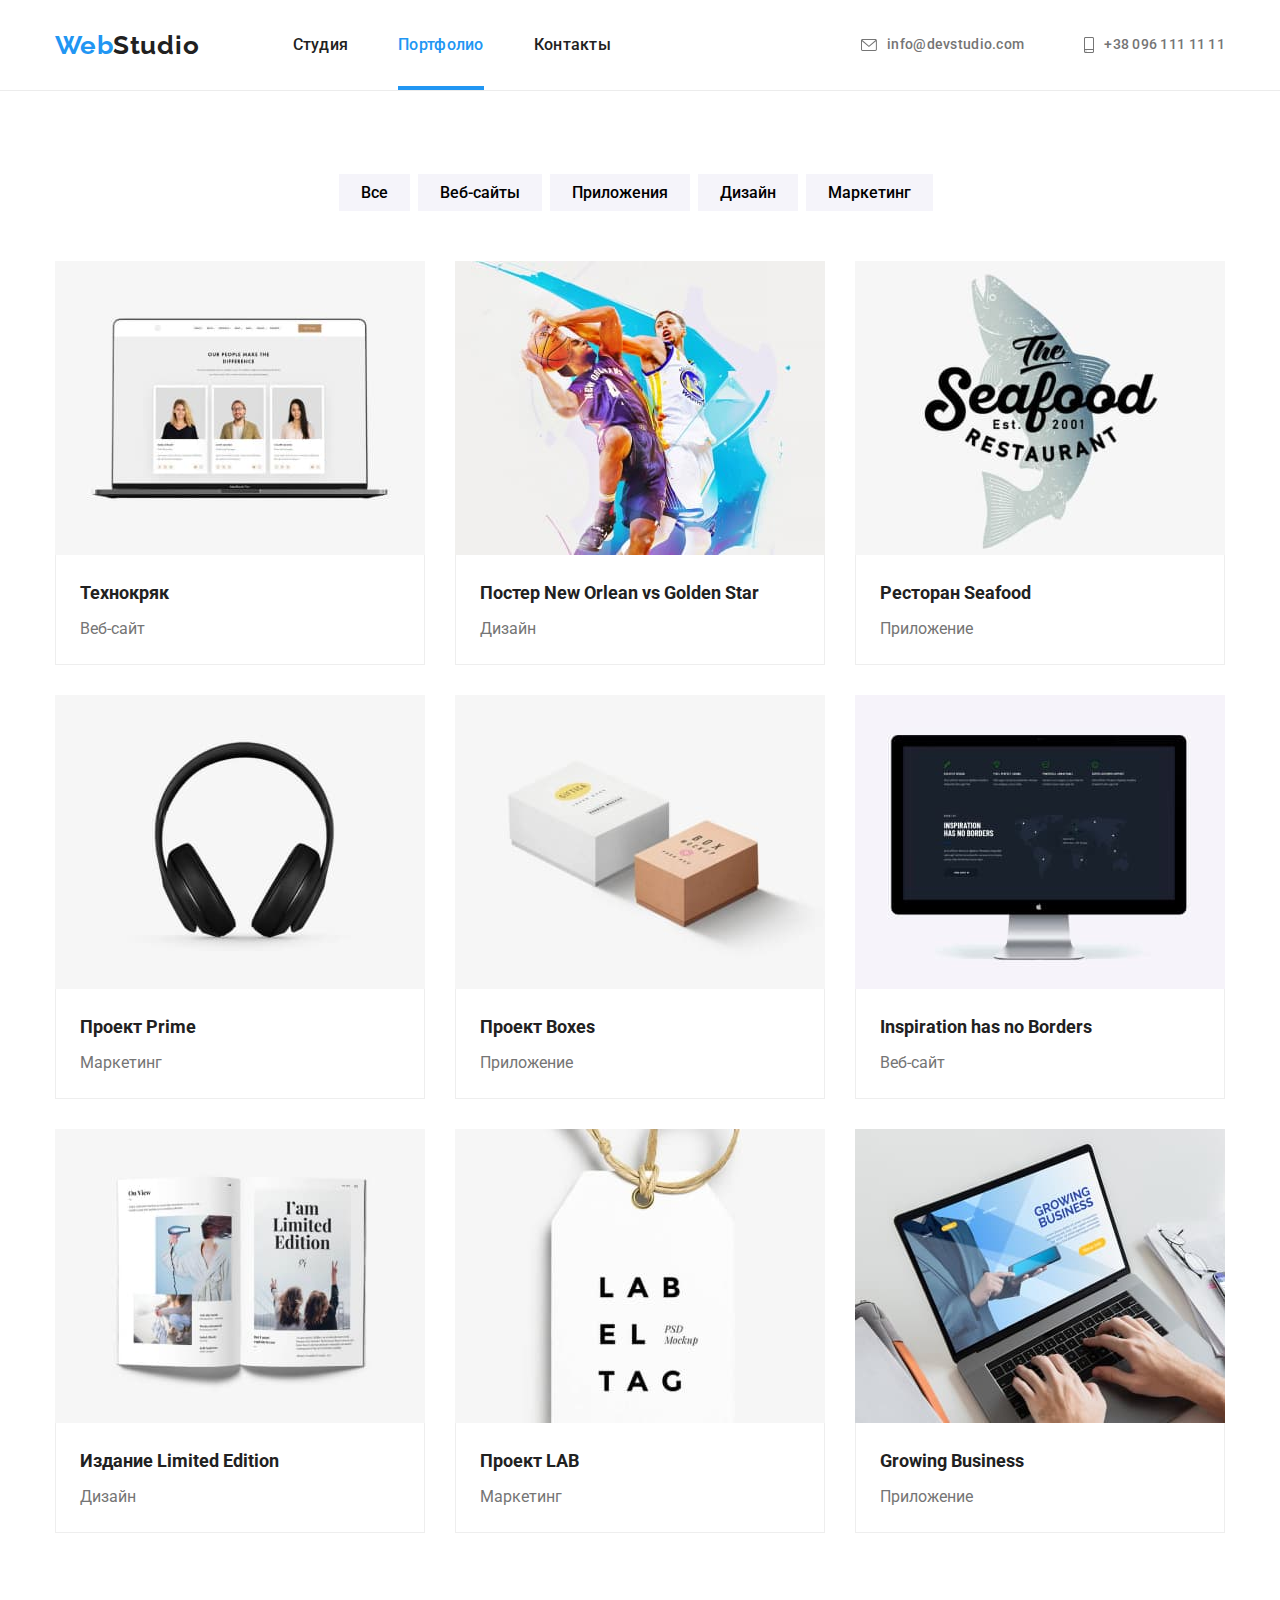
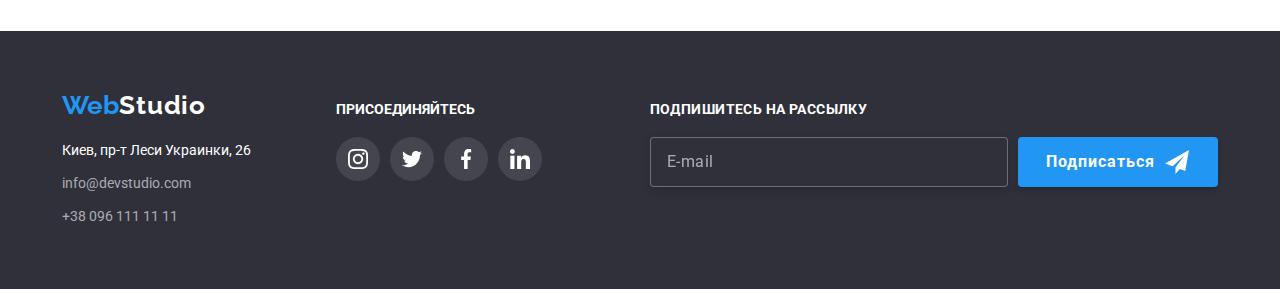
<file: portfolio.html>
<!DOCTYPE html>
<html lang="ru">

<head>
    <meta charset="UTF-8">
    <meta http-equiv="X-UA-Compatible" content="IE=edge">
    <meta name="viewport" content="width=device-width, initial-scale=1.0">
    <title>WebStudio</title>

    <link rel="preconnect" href="https://fonts.googleapis.com">
    <link rel="preconnect" href="https://fonts.gstatic.com" crossorigin>
    <link rel="stylesheet"
        href="https://cdnjs.cloudflare.com/ajax/libs/modern-normalize/1.0.0/modern-normalize.min.css" />
    <link href="https://fonts.googleapis.com/css2?family=Roboto:wght@400;500;700;900&display=swap" rel="stylesheet">
    <link rel="stylesheet" href="https://fonts.googleapis.com/css2?family=Raleway:wght@700&display=swap">

    <link rel="stylesheet" href="./css/main.css">
</head>

<body>
    <header class="header">
        <div class="container">
           <nav class="header__nav-nav">
              <a class="logo header__logo" href="./index.html">
                 <p class="logo-blue">Web<span>Studio</span></p>
              </a>
              <ul class="menu-list list">
                 <li class="menu-list__item">
                    <a class="menu-list__link " href="./index.html">Студия</a>
                 </li>
                 <li class="menu-list__item">
                    <a class="menu-list__link active" href="./portfolio.html">Портфолио</a>
                 </li>
                 <li class="menu-list__item">
                    <a class="menu-list__link" href="">Контакты</a>
                 </li>
              </ul>
           </nav>
           <ul class="contact">
              <li class="contact__item">
                 <a href="mailto:info@devstudio.com" class="contact-elem__link">
                    <svg class="contact__icon" width="16" height="12">
                       <use href="./images/icons.svg/symbol-defs.svg#icon-mail"></use>
                    </svg>
                    info@devstudio.com
                 </a>
              </li>
              <li class="contact__item">
                 <a href="tel:+380961111111" class="contact-elem__link">
                    <svg class="contact__icon" width="10" height="16">
                       <use href="./images/icons.svg/symbol-defs.svg#icon-smartphone"></use>
                    </svg>
                    +38 096 111 11 11
                 </a>
              </li>
           </ul>
           <button type="button" id="" name="" class="header__menu-btr" data-modal-open2>
              <svg width="24" height="16" class="menu__btr" viewBox="0 0 24 16"  xmlns="http://www.w3.org/2000/svg">
                 <path  clip-rule="evenodd" d="M0 2.66667V0H24V2.66667H0ZM0 9.33333H24V6.66667H0V9.33333ZM0 16H24V13.3333H0V16Z" />
                 </svg>
           </button>
        </div>
  
     </header>
    
    <main>
        <section class="portfolio">
            <div class="container">
                <ul class="button-list">
                    <li class="button-item">
                        <button class="button" type="button">Все</button>
                    </li>
                    <li class="button-item">
                        <button class="button" type="button">Веб-сайты</button>
                    </li>
                    <li class="button-item">
                        <button class="button" type="button">Приложения</button>
                    </li>
                    <li class="button-item">
                        <button class="button" type="button">Дизайн</button>
                    </li>
                    <li class="button-item">
                        <button class="button" type="button">Маркетинг</button>
                    </li>
                </ul>
                <ul class="slider__list">
                    <li class="slider-item">
                        <div class="slider__wrap">
                            <a class="slider__preview" href="">
                                <img src="./images/imgporto1.jpg" alt="Веб-сфйе" />
                                <p class="slider-text">Ресурс предлагает комплексные предложения с разным уровнем
                                    функционала и сервисов. Все
                                    это позволит посетителю получить
                                    исчерпывающие сведения о компании или частном лице.</p>
                        </div>
                        <div class="all-img">
                            <h2 class="slider__item-tittel">Технокряк</h2>
                            <P class="slider__item-text">Веб-сайт</P>
                        </div>
                        </a>
                    </li>
                    <li class="slider-item">
                        <div class="slider__wrap">
                            <a class="slider__preview" href="">
                                <img src="./images/imgporto2.jpg" alt="Дизайн" />
                                <p class="slider-text">Ресурс предлагает комплексные предложения с разным уровнем
                                    функционала и сервисов. Все
                                    это позволит посетителю получить
                                    исчерпывающие сведения о компании или частном лице.</p>
                        </div>
                        <div class="all-img">
                            <h2 class="slider__item-tittel">Постер New Orlean vs Golden Star</h2>
                            <P class="slider__item-text">Дизайн</P>
                        </div>
                        </a>

                    </li>
                    <li class="slider-item">
                        <div class="slider__wrap">
                            <a class="slider__preview" href="">
                                <img src="./images/imgporto3.jpg" alt="Приложение" />
                                <p class="slider-text">Ресурс предлагает комплексные предложения с разным уровнем
                                    функционала и сервисов. Все
                                    это позволит посетителю получить
                                    исчерпывающие сведения о компании или частном лице.</p>
                        </div>
                        <div class="all-img">
                            <h2 class="slider__item-tittel">Ресторан Seafood</h2>
                            <P class="slider__item-text">Приложение</P>
                        </div>
                        </a>

                    </li>
                    <li class="slider-item">
                        <div class="slider__wrap">
                            <a class="slider__preview" href="">
                                <img src="./images/imgporto4.jpg" alt="Маркетинг" />
                                <p class="slider-text">Ресурс предлагает комплексные предложения с разным уровнем
                                    функционала и сервисов. Все
                                    это позволит посетителю получить
                                    исчерпывающие сведения о компании или частном лице.</p>
                        </div>
                        <div class="all-img">
                            <h2 class="slider__item-tittel">Проект Prime</h2>
                            <P class="slider__item-text">Маркетинг</P>
                        </div>
                        </a>

                    </li>
                    <li class="slider-item">
                        <div class="slider__wrap">
                            <a class="slider__preview" href="">
                                <img src="./images/imgporto5.jpg" alt="Приложение" />
                                <p class="slider-text">Ресурс предлагает комплексные предложения с разным уровнем
                                    функционала и сервисов. Все
                                    это позволит посетителю получить
                                    исчерпывающие сведения о компании или частном лице.</p>
                        </div>
                        <div class="all-img">
                            <h2 class="slider__item-tittel">Проект Boxes</h2>
                            <P class="slider__item-text">Приложение</P>
                        </div>
                        </a>

                    </li>
                    <li class="slider-item">
                        <div class="slider__wrap">
                            <a class="slider__preview" href="">
                                <img src="./images/imgporto6.jpg" alt="Веб-сайт" />
                                <p class="slider-text">Ресурс предлагает комплексные предложения с разным уровнем
                                    функционала и сервисов. Все
                                    это позволит посетителю получить
                                    исчерпывающие сведения о компании или частном лице.</p>
                        </div>
                        <div class="all-img">
                            <h2 class="slider__item-tittel">Inspiration has no Borders</h2>
                            <P class="slider__item-text">Веб-сайт</P>
                        </div>
                        </a>

                    </li>
                    <li class="slider-item">
                        <div class="slider__wrap">
                            <a class="slider__preview" href="">
                                <img src="./images/imgporto7.jpg" alt="Дизайн" />
                                <p class="slider-text">Ресурс предлагает комплексные предложения с разным уровнем
                                    функционала и сервисов. Все
                                    это позволит посетителю получить
                                    исчерпывающие сведения о компании или частном лице.</p>
                        </div>
                        <div class="all-img">
                            <h2 class="slider__item-tittel">Издание Limited Edition</h2>
                            <P class="slider__item-text">Дизайн</P>
                        </div>
                        </a>

                    </li>
                    <li class="slider-item">
                        <div class="slider__wrap">
                            <a class="slider__preview" href="">
                                <img src="./images/imgporto8.jpg" alt="Маркетинг" />
                                <p class="slider-text">Ресурс предлагает комплексные предложения с разным уровнем
                                    функционала и сервисов. Все
                                    это позволит посетителю получить
                                    исчерпывающие сведения о компании или частном лице.</p>
                        </div>
                        <div class="all-img">
                            <h2 class="slider__item-tittel">Проект LAB</h2>
                            <P class="slider__item-text">Маркетинг</P>
                        </div>
                        </a>
                    </li>
                    <li class="slider-item">
                        <div class="slider__wrap">
                            <a class="slider__preview" href="">
                                <img src="./images/imgporto9.jpg" alt="Приложение" />
                                <p class="slider-text">Ресурс предлагает комплексные предложения с разным уровнем
                                    функционала и сервисов. Все
                                    это позволит посетителю получить
                                    исчерпывающие сведения о компании или частном лице.</p>
                        </div>
                        <div class="all-img">
                            <h2 class="slider__item-tittel">Growing Business</h2>
                            <P class="slider__item-text">Приложение</P>
                        </div>
                        </a>
                    </li>
            </div>
            </ul>
        </section>
    </main>

    <footer class="footer">
        <div class="container__footer">
            <div class="footer__list-first">
                <a class="footer__link footer__logo" href="">
                    <p class="logo-blue-footer">Web<span>Studio</span></p>
                </a>
                <ul class="footer__list">
                    <li class="footer__item">
                        <a class="footer__link" target="_blank" href="https://goo.gl/maps/AQihvnjRgW8BU76g7">
                            Киев, пр-т
                            Леси
                            Украинки, 26</a>
                    </li>
                    <li class="footer__item">
                        <a class="footer__link" href="mailto:info@devstudio.com"><span
                                class="footer__link-nav">info@devstudio.com</span> </a>
                    </li>
                    <li class="footer__item">
                        <a class="footer__link" href="tel:+380961111111"><span class="footer__link-nav">+38 096 111 11
                                11</span></a>
                    </li>
                </ul>
            </div>

            <div class="footer__list-too">
                <p class="footer__join">ПРИСОЕДИНЯЙТЕСЬ</p>
                <ul class="footer__join-list">
                    <li class="footer__join-item">
                        <a href="" class="footer__join-soc">
                            <svg class="footer__join-icon" width="20" height="20">
                                <use href="./images/icons.svg/symbol-defs.svg#icon-instagram"></use>
                            </svg>
                        </a>
                    </li>
                    <li class="footer__join-item">
                        <a href="" class="footer__join-soc">
                            <svg class="footer__join-icon" width="20" height="20">
                                <use href="./images/icons.svg/symbol-defs.svg#icon-twitter"></use>
                            </svg>
                        </a>
                    </li>
                    <li class="footer__join-item">
                        <a href="" class="footer__join-soc">
                            <svg class="footer__join-icon" width="20" height="20">
                                <use href="./images/icons.svg/symbol-defs.svg#icon-facebook"></use>
                            </svg>
                        </a>
                    </li>
                    <li class="footer__join-item">
                        <a href="" class="footer__join-soc">
                            <svg class="footer__join-icon" width="20" height="20">
                                <use href="./images/icons.svg/symbol-defs.svg#icon-linkedin"></use>
                            </svg>
                        </a>
                    </li>
                </ul>
            </div>
            <form class="form__join-soc">
                <label class="footer__modal-text" for="user-email">
                    <p class="footer__tittel-modal">ПОДПИШИТЕСЬ НА РАССЫЛКУ</p>
                    <input type="email" class="footer__modal" name="user-email" autocomplete="off" placeholder="E-mail"
                        required />
                </label>
                <label for="button__soc" class="form__submit">
                    <button type="submit" name="button__soc" class="button__join-soc">Подписаться
                        <svg class="footer__soc-icon" width="24" height="24">
                            <use href="./images/icons.svg/symbol-defs.svg#icon-icon-telegram"></use>
                        </svg>
                    </button>
                </label>
            </form>
        </div>
    </footer>
</body>

</html>
</file>
<file: css/main.css>
html {
  margin: 0;
  padding: 0;
}

body {
  font-family: "Roboto", "Raleway", sans-serif;
  font-weight: 400;
  margin: 0;
  padding: 0;
}

a {
  text-decoration: none;
}

p,
h1,
h2,
h3,
h4,
h5,
h6 {
  margin: 0;
}

button {
  cursor: pointer;
}

ul {
  text-decoration: none;
  list-style: none;
  margin: 0;
  padding: 0;
}
ulul li {
  list-style-type: none;
  margin: 0;
  padding: 0;
}

h3 {
  font-weight: 500;
  font-size: 16px;
}

p {
  font-weight: 400;
}

img {
  display: block;
  max-width: 100%;
  height: auto;
}

.portfolio {
  padding: 83px 0;
}

.container {
  width: 1200px;
  padding: 0 15px;
  margin: 0 auto;
}
@media screen and (min-width: 320px) {
  .container {
    width: 320px;
    padding: 0;
  }
}
@media screen and (min-width: 480px) {
  .container {
    width: 480px;
    padding: 0;
  }
}
@media screen and (min-width: 768px) {
  .container {
    width: 768px;
  }
}
@media screen and (min-width: 1200px) {
  .container {
    width: 1200px;
    margin: auto;
  }
}

.button-item {
  margin-right: 8px;
}

li.button-item:last-child {
  margin-right: 0;
}

.visually-hidden {
  position: absolute;
  width: 1px;
  height: 1px;
  margin: -1px;
  padding: 0;
  overflow: hidden;
  border: 0;
  clip: rect(0 0 0 0);
}

.menu-list__link {
  color: #212121;
  font-weight: 500;
  font-size: 16px;
  line-height: 1.6;
  margin-top: 32px;
  margin-bottom: 28px;
  display: block;
  border-bottom: 4px solid #fff;
  transition: color 250ms cubic-bezier(0.4, 0, 0.2, 1);
}
.menu-list__link.active {
  color: #2196f3;
  border-bottom: 4px solid #2196f3;
  padding-bottom: 28px;
  margin-bottom: 0px;
}
.menu-list__link::after:hover,
.menu-list__link ::after:focus {
  border-bottom: 4px solid #2196f3;
}
.menu-list__link:hover,
.menu-list__link :focus {
  color: #2196f3;
}
@media screen and (max-width: 1199px) {
  .menu-list__link {
    color: #212121;
    font-weight: 500;
    font-size: 14px;
    line-height: 1.14;
    margin-top: 32px;
    margin-bottom: 28px;
    display: block;
    border-bottom: 4px solid #fff;
    transition: color 250ms cubic-bezier(0.4, 0, 0.2, 1);
  }
}
@media screen and (max-width: 767px) {
  .menu-list__link .menu-list__link {
    display: none;
  }
}

.header {
  font-weight: 500;
  font-size: 14px;
  line-height: 1.1;
  letter-spacing: 0.02em;
  border-bottom: 1px solid #ececec;
}
.header .container {
  display: flex;
  align-items: center;
  justify-content: space-between;
  padding: 0 15px;
}
.logo-blue {
  color: #2196f3;
  font-family: "Raleway";
  font-weight: 700;
  font-size: 26px;
  line-height: 1.1;
}

.header__logo {
  display: flex;
  align-items: center;
}
.header__logo span {
  color: #212121;
  letter-spacing: 0.03em;
  font-family: "Raleway";
  font-weight: 700;
  font-size: 26px;
  line-height: 1.1;
}
@media screen and (min-width: 1200px) {
  .header__logo {
    margin-right: 93px;
  }
}
@media screen and (max-width: 1199px) {
  .header__logo {
    margin-right: 88px;
  }
}

.menu-list {
  display: flex;
  align-items: center;
}
@media screen and (max-width: 767px) {
  .menu-list {
    margin-right: 50px;
    display: none;
  }
}

.menu-list__item {
  margin-right: 50px;
}
.menu-list__itemli:last-child {
  margin-right: 0;
}
@media screen and (max-width: 1199px) {
  .menu-list__item {
    margin-right: 50px;
  }
}

@media screen and (min-width: 768px) {
  .header__nav-nav {
    display: flex;
  }
}

.contact {
  display: flex;
  align-items: center;
  margin-left: auto;
  color: #757575;
}
@media screen and (max-width: 1199px) {
  .contact {
    flex-wrap: wrap;
    margin-left: auto;
    color: #757575;
  }
}

.contact-elem__link {
  display: flex;
  color: #757575;
  transition: color 250ms cubic-bezier(0.4, 0, 0.2, 1);
}
.contact-elem__link:hover,
.contact-elem__link :focus {
  color: #2196f3;
}
.contact-elem__link:hover .contact__icon {
  fill: #2196f3;
}
@media screen and (max-width: 1199px) {
  .contact-elem__link {
    margin-bottom: 10px;
    font-weight: 500;
    font-size: 12px;
    line-height: 14px;
    font-family: "Roboto";
  }
}

.contact__icon {
  fill: #757575;
  display: block;
  margin: auto;
  margin-right: 10px;
  margin-left: 10px;
  transition: fill 250ms cubic-bezier(0.4, 0, 0.2, 1);
}

.contact__item:last-child {
  margin-left: 50px;
}
@media screen and (max-width: 1199px) {
  .contact__item:last-child {
    margin-left: 0;
  }
}

@media screen and (max-width: 767px) {
  .contact {
    display: none;
  }
}

.header__menu-btr {
  border: none;
  background: none;
}
.header__menu-btr:hover .menu__btr {
  fill: #2196f3;
}
@media screen and (min-width: 768px) {
  .header__menu-btr {
    display: none;
  }
}

.menu__btr {
  display: flex;
  margin: 11px 2px;
}
.menu__btr:hover,
.menu__btr :focus {
  fill: #2196f3;
}

.mobile-menu {
  position: fixed;
  top: 0;
  right: 0;
  width: 100%;
  height: 100%;
  overflow-y: auto;
  visibility: visible;
  transition: all 0.3s ease-out;
  background-color: #fff;
  padding: 48px 40px;
  display: flex;
  flex-direction: column;
  justify-content: space-between;
  transition: transform 250ms cubic-bezier(0.4, 0, 0.2, 1), opacity 250ms cubic-bezier(0.4, 0, 0.2, 1);
}
.mobile-menu__close {
  position: absolute;
  top: 21px;
  right: 21px;
  z-index: 1;
  transition: transform 250ms cubic-bezier(0.4, 0, 0.2, 1), opacity 250ms cubic-bezier(0.4, 0, 0.2, 1);
}
.mobile-menu__close:hover,
.mobile-menu__close :focus {
  fill: #2196f3;
}
.mobile-menu__close svg {
  width: 100%;
  max-width: 100%;
}
.mobile-menu__close button {
  border: none;
  appearance: none;
  -webkit-appearance: none;
  box-shadow: none;
  background-color: transparent;
  transition: transform 250ms cubic-bezier(0.4, 0, 0.2, 1), opacity 250ms cubic-bezier(0.4, 0, 0.2, 1);
}
.mobile-menu__close button:hover,
.mobile-menu__close button :focus {
  fill: #2196f3;
}
.mobile-menu__nav {
  margin-bottom: 40px;
}

.section-hero {
  text-align: center;
  padding: 200px 0;
  background-image: linear-gradient(rgba(47, 48, 58, 0.4), rgba(47, 48, 58, 0.4)), url(../images/herotitel-mobail.jpg);
  background-repeat: no-repeat;
  background-position: center;
  background-size: cover;
  max-width: 1600px;
  margin: 0 auto;
}
@media screen and (min-width: 480px) {
  .section-hero {
    padding: 118px 0;
  }
}
@media screen and (min-width: 768px) {
  .section-hero {
    background-image: linear-gradient(rgba(47, 48, 58, 0.4), rgba(47, 48, 58, 0.4)), url(../images/herotitel-tablet.jpg);
    padding: 118px 0;
  }
}
@media screen and (min-width: 1200px) {
  .section-hero {
    padding: 200px 0;
    background-image: linear-gradient(rgba(47, 48, 58, 0.4), rgba(47, 48, 58, 0.4)), url(../images/herotitel.jpg);
  }
}

@media screen and (min-width: 320px) {
  .section-hero__title {
    color: #fff;
    margin: 0 auto 30px;
    line-height: 1.61;
    letter-spacing: 0.06em;
    font-weight: 900;
    background-position: center top;
    text-transform: uppercase;
    width: 320px;
    height: 84px;
  }
}
@media screen and (min-width: 480px) {
  .section-hero__title {
    color: #fff;
    margin: 0 auto 30px;
    font-size: 26px;
    line-height: 1.61;
    letter-spacing: 0.06em;
    font-weight: 900;
    background-position: center top;
    text-transform: uppercase;
    width: 360px;
    height: 84px;
  }
}
@media screen and (min-width: 768px) {
  .section-hero__title {
    color: #fff;
    margin: 0 auto 30px;
    font-size: 26px;
    line-height: 1.61;
    letter-spacing: 0.06em;
    font-weight: 900;
    background-position: center top;
    text-transform: uppercase;
    width: 360px;
    height: 84px;
  }
}
@media screen and (min-width: 1200px) {
  .section-hero__title {
    color: #fff;
    margin: 0 auto 30px;
    font-size: 44px;
    line-height: 1.36;
    letter-spacing: 0.06em;
    font-weight: 900;
    width: 696px;
    height: 120px;
    background-position: center top;
    text-transform: uppercase;
  }
}

.button-title {
  color: #fff;
  font-weight: 700;
  font-size: 16px;
  line-height: 1.6;
  background-position: center top;
  background: #2196f3;
  box-shadow: 0px 4px 4px rgba(0, 0, 0, 0.15);
  border-radius: 4px;
  font-family: inherit;
  padding: 10px 32px;
  appearance: none;
  border: none;
  transition: background-color 250ms cubic-bezier(0.4, 0, 0.2, 1);
}
.button-title:hover,
.button-title :focus {
  color: #fff;
  background: #188ce8;
}

@media screen and (max-width: 479px) {
  .advance {
    padding: 60px 0 30px;
  }
}
@media screen and (min-width: 480px) {
  .advance {
    padding: 60px 0 30px;
  }
}
@media screen and (min-width: 768px) {
  .advance {
    padding: 60px 0 30px;
  }
}
@media screen and (min-width: 1200px) {
  .advance {
    padding-top: 94px;
  }
}

.advance__soc-picture {
  display: flex;
  align-items: center;
  justify-content: center;
  background-color: #f5f4fa;
  border-radius: 4px;
  margin-bottom: 30px;
}
.advance__soc-picture:last-child {
  margin-right: 0px;
}
@media screen and (min-width: 480px) {
  .advance__soc-picture {
    padding: 0;
    background-color: #f5f4fa;
    border-radius: 4px;
    height: 120px;
  }
}

.advance__displayed {
  margin: auto;
}

@media screen and (max-width: 480px) {
  .advance__list {
    max-width: 480px;
    padding: 0;
  }
}
@media screen and (min-width: 768px) {
  .advance__list {
    max-width: 768px;
    padding-left: 0%;
    display: flex;
    flex-direction: row;
    flex-wrap: wrap;
  }
}
@media screen and (min-width: 1200px) {
  .advance__list {
    max-width: 1200px;
    margin: auto;
    padding-left: 0%;
    display: flex;
    flex-direction: row;
    flex-wrap: wrap;
  }
}

.advance__item {
  margin: 0 15px 0;
  list-style: none;
}
@media screen and (min-width: 480px) {
  .advance__item {
    margin: 0 15px 0;
    list-style: none;
  }
}
@media screen and (min-width: 768px) {
  .advance__item {
    width: calc(50% - 30px);
  }
}
@media screen and (min-width: 1200px) {
  .advance__item {
    width: calc(25% - 30px);
  }
}

.advance__item--title {
  padding-top: 94px;
  padding: 0;
  margin-bottom: 10px;
  font-family: "Roboto";
  font-weight: 700;
  font-size: 14px;
  line-height: 1.1;
}
@media screen and (max-width: 767px) {
  .advance__item--title {
    display: flex;
    align-items: center;
    justify-content: center;
  }
}

.advance__item--text {
  font-weight: 400;
  font-size: 14px;
  line-height: 1.7;
  color: #757575;
  box-sizing: border-box;
  letter-spacing: 0.03em;
}
@media screen and (min-width: 1200px) {
  .advance__item--text {
    max-width: 270px;
  }
}
@media screen and (min-width: 320px) {
  .advance__item--text {
    margin-bottom: 30px;
  }
}

@media screen and (min-width: 220px) {
  .about {
    display: none;
  }
}
@media screen and (min-width: 480px) {
  .about {
    display: none;
  }
}
@media screen and (min-width: 768px) {
  .about {
    display: none;
  }
}
@media screen and (min-width: 1200px) {
  .about {
    display: contents;
    padding: 94px 0;
    display: block;
  }
}

.about__list {
  display: flex;
  justify-content: center;
}

@media screen and (min-width: 1200px) {
  .about__item {
    position: relative;
    display: flex;
    margin-right: 30px;
  }
}

@media screen and (min-width: 1200px) {
  .about__item:last-child {
    margin-right: 0px;
  }
}

.about__thumb {
  position: absolute;
  bottom: 0;
  display: flex;
  align-items: center;
  justify-content: center;
  width: 100%;
  height: 70px;
  background-color: rgba(47, 48, 58, 0.8);
}

.about__label {
  font-family: "Roboto";
  font-weight: 700;
  font-size: 14px;
  font-style: normal;
  line-height: 1.14;
  position: absolute;
  color: #fff;
  text-transform: uppercase;
}

.our-team {
  font-weight: 500;
  background: #f5f4fa;
  font-size: 16px;
  line-height: 1.1;
  padding: 60px 0 60px;
}
@media screen and (min-width: 480px) {
  .our-team {
    padding: 60px 0 60px;
  }
}
@media screen and (min-width: 768px) {
  .our-team {
    padding: 60px 0 60px;
  }
}
@media screen and (min-width: 1200px) {
  .our-team {
    padding: 94px 0 94px;
  }
}

@media screen and (min-width: 768px) {
  .our-team__list {
    display: flex;
    flex-wrap: wrap;
  }
}
@media screen and (min-width: 768px) {
  .our-team__list {
    margin-bottom: -30px;
  }
}

.our-team__item {
  display: block;
  text-align: center;
  background: #fff;
  box-shadow: 0px 1px 3px rgba(0, 0, 0, 0.12), 0px 1px 1px rgba(0, 0, 0, 0.14), 0px 2px 1px rgba(0, 0, 0, 0.2);
  border-radius: 0px 0px 4px 4px;
  margin: 0 15px 0;
  margin-bottom: 30px;
}
@media screen and (min-width: 768px) {
  .our-team__item {
    width: calc(50% - 30px);
  }
}
@media screen and (min-width: 1200px) {
  .our-team__item {
    width: calc(25% - 30px);
  }
}

.our-team__soc-list {
  display: flex;
  justify-content: center;
}

.our-team__soc-item + .our-team__soc-item {
  margin-left: 10px;
}

.our-team__soc {
  fill: #afb1b8;
  transition: fill 250ms cubic-bezier(0.4, 0, 0.2, 1);
}

.our-team__soc-link:hover {
  background-color: #2196f3;
}

.our-team__soc-link:hover .our-team__soc {
  fill: #fff;
}

.our-team__soc-link {
  width: 44px;
  height: 44px;
  border-radius: 50%;
  display: flex;
  justify-content: center;
  align-items: center;
  transition: background-color 250ms cubic-bezier(0.4, 0, 0.2, 1);
}

.our-team__prof {
  color: #757575;
  margin-top: 10px;
  margin-bottom: 16px;
}

.our-team__wrapper {
  padding-top: 30px;
  padding-bottom: 30px;
}

.section__title {
  margin-bottom: 50px;
  font-weight: 700;
  font-size: 28px;
  line-height: 1.1;
  text-align: center;
  line-height: 1.1;
}
@media screen and (min-width: 480px) {
  .section__title {
    font-size: 28px;
  }
}
@media screen and (min-width: 768px) {
  .section__title {
    font-size: 28px;
  }
}
@media screen and (min-width: 1200px) {
  .section__title {
    font-size: 36px;
    margin-bottom: 50px;
  }
}

.clients {
  padding: 94px 0 94px;
}
@media screen and (max-width: 1199px) {
  .clients {
    padding: 60px 0 30px;
  }
}
@media screen and (min-width: 1200px) {
  .clients {
    padding: 94px 0 94px;
  }
}

.client__titel {
  font-family: "Roboto";
  font-weight: 700;
  font-size: 36px;
  line-height: 1.1;
  text-align: center;
  margin-bottom: 50px;
}
@media screen and (max-width: 480px) {
  .client__titel {
    margin-bottom: 30px;
  }
}
@media screen and (max-width: 1199px) {
  .client__titel {
    margin-bottom: 30px;
    font-size: 28px;
    line-height: 1.17;
  }
}
@media screen and (min-width: 1200px) {
  .client__titel {
    margin-bottom: 50px;
  }
}

.client__logo {
  fill: #2196f3;
}

.client__logo-web {
  width: 170px;
  height: 92px;
  display: flex;
  align-items: center;
  justify-content: center;
  transition: border 250ms cubic-bezier(0.4, 0, 0.2, 1);
  border: 1px solid #afb1b8;
  border-radius: 4px;
}
.client__logo-web:hover,
.client__logo-web :focus {
  border-color: #2196f3;
}
.client__logo-web:hover .client__logo {
  fill: #2196f3;
}
@media screen and (min-width: 480px) {
  .client__logo-web {
    width: 210px;
    height: 92px;
    display: flex;
    align-items: center;
    justify-content: center;
    transition: border 250ms cubic-bezier(0.4, 0, 0.2, 1);
    border: 1px solid #afb1b8;
    border-radius: 4px;
  }
}
@media screen and (min-width: 768px) {
  .client__logo-web {
    width: 226px;
    height: 92px;
    display: flex;
    align-items: center;
    justify-content: center;
    transition: border 250ms cubic-bezier(0.4, 0, 0.2, 1);
    border: 1px solid #afb1b8;
    border-radius: 4px;
  }
}
@media screen and (min-width: 1200px) {
  .client__logo-web {
    width: 170px;
    height: 92px;
    display: flex;
    align-items: center;
    justify-content: center;
    transition: border 250ms cubic-bezier(0.4, 0, 0.2, 1);
    border: 1px solid #afb1b8;
    border-radius: 4px;
  }
}

@media screen and (min-width: 320px) {
  .clients_item {
    margin: 0 0 30px 0;
    padding: 0 15px 0 15px;
    justify-content: center;
    display: flex;
  }
}
@media screen and (min-width: 480px) {
  .clients_item {
    width: 210px;
    padding: 0 15px 0 15px;
  }
}
@media screen and (min-width: 768px) {
  .clients_item {
    padding: 0 15px 0 15px;
    width: 226px;
  }
}
@media screen and (max-width: 1200px) {
  .clients_item:last-child {
    margin-right: 0px;
  }
}

.client__logo {
  fill: #afb1b8;
  transition: fill 250ms cubic-bezier(0.4, 0, 0.2, 1);
}

@media screen and (min-width: 1200px) {
  .clients__list {
    display: flex;
  }
}
@media screen and (max-width: 1199px) {
  .clients__list {
    display: flex;
    flex-direction: row;
    flex-wrap: wrap;
    justify-content: center;
  }
}

.footer {
  background: #2f303a;
  color: #fff;
  background-position: center top;
  padding: 60px 0;
}

.footer__item {
  margin-top: 9px;
}
@media screen and (max-width: 480px) {
  .footer__item {
    justify-content: center;
    display: flex;
  }
}

.footer__logo {
  display: block;
  color: #fff;
  font-size: 26px;
  line-height: 1.1;
  width: 100%;
}
.footer__logo span {
  color: #fff;
  letter-spacing: 0.03em;
  font-family: "Raleway";
  font-weight: 700;
  font-size: 26px;
  line-height: 1.1;
}
@media screen and (max-width: 768px) {
  .footer__logo {
    display: flex;
    justify-content: center;
  }
}

.logo-blue-footer {
  color: #2196f3;
  font-family: "Raleway";
  font-weight: 700;
  font-size: 26px;
  line-height: 1.1;
  margin-bottom: 20px;
}
.logo-blue-footer .logo-blue {
  color: #2196f3;
  font-family: "Raleway";
  font-weight: 700;
  font-size: 26px;
  line-height: 1.1;
}
@media screen and (max-width: 1200px) {
  .logo-blue-footer {
    margin-bottom: 20px;
  }
}

.footer__link {
  color: #fff;
}
@media screen and (min-width: 480px) {
  .footer__link {
    font-style: normal;
    color: #fff;
    font-weight: 400;
    font-size: 14px;
    line-height: 1.7;
    transition: color 250ms cubic-bezier(0.4, 0, 0.2, 1);
  }
}
@media screen and (max-width: 1199px) {
  .footer__link {
    font-style: normal;
    color: #fff;
    font-weight: 400;
    font-size: 14px;
    line-height: 1.7;
    transition: color 250ms cubic-bezier(0.4, 0, 0.2, 1);
    display: flex;
    justify-content: center;
  }
}
@media screen and (min-width: 1200px) {
  .footer__link {
    font-style: normal;
    color: #fff;
    font-weight: 400;
    font-size: 14px;
    line-height: 1.7;
    margin-bottom: 9px;
    transition: color 250ms cubic-bezier(0.4, 0, 0.2, 1);
    margin: 0 70px 0 0;
  }
}

.footer__link-nav {
  color: rgba(255, 255, 255, 0.6);
  transition-property: color;
  transition-duration: 250ms;
  transition-timing-function: cubic-bezier(0.4, 0, 0.2, 1);
}
.footer__link-nav.footer__link-nav:hover,
.footer__link-nav .footer__link-nav:focus {
  color: #2196f3;
}

.form__submit {
  display: flex;
  justify-content: center;
}

.footer__link:not(:first-child) {
  margin-top: 20px;
}

li.footer__item:first-child {
  margin-top: 0;
}

.footer__join {
  font-weight: 700;
  font-size: 14px;
  line-height: 1.1;
  margin-bottom: 20px;
}
@media screen and (max-width: 1350px) {
  .footer__join {
    margin-bottom: 20px;
  }
}
@media screen and (max-width: 1199px) {
  .footer__join {
    display: flex;
    justify-content: center;
    margin: 60px 0 20px;
  }
}
@media screen and (max-width: 480px) {
  .footer__join {
    justify-content: center;
    display: flex;
    margin: 60px 0 20px;
  }
}

@media screen and (max-width: 767px) {
  .footer__list-first {
    display: flex;
    flex-wrap: wrap;
    justify-content: center;
  }
}

@media screen and (min-width: 1200px) {
  .footer__list-too {
    margin-right: 93px;
  }
}

.footer__join-icon {
  fill: #fff;
}

.footer__join-list {
  display: flex;
  justify-content: center;
}
@media screen and (max-width: 480px) {
  .footer__join-list {
    justify-content: center;
    display: flex;
  }
}

.footer__join-item {
  margin-right: 10px;
}
.footer__join-item.footer__join-item:last-child {
  margin-right: 0px;
}

.footer__soc-icon {
  margin-left: 10px;
  fill: #fff;
}

.footer__modal {
  width: 358px;
  height: 50px;
  border: 1px solid rgba(255, 255, 255, 0.3);
  filter: drop-shadow(0px 4px 4px rgba(0, 0, 0, 0.15));
  border-radius: 4px;
  appearance: none;
  box-shadow: none;
  outline: none;
  background-color: #2f303a;
  letter-spacing: 0.03em;
  color: rgba(255, 255, 255, 0.6);
  padding-left: 16px;
  margin-right: 10px;
}
@media screen and (max-width: 1199px) {
  .footer__modal {
    width: 450px;
    height: 50px;
    border: 1px solid rgba(255, 255, 255, 0.3);
    filter: drop-shadow(0px 4px 4px rgba(0, 0, 0, 0.15));
    border-radius: 4px;
    appearance: none;
    box-shadow: none;
    outline: none;
    background-color: #2f303a;
    letter-spacing: 0.03em;
    color: rgba(255, 255, 255, 0.6);
    padding-left: 16px;
    margin-right: 12px;
    margin-bottom: 20px;
  }
}
@media screen and (max-width: 768px) {
  .footer__modal {
    width: 450px;
    height: 50px;
    border: 1px solid rgba(255, 255, 255, 0.3);
    filter: drop-shadow(0px 4px 4px rgba(0, 0, 0, 0.15));
    border-radius: 4px;
    appearance: none;
    box-shadow: none;
    outline: none;
    background-color: #2f303a;
    letter-spacing: 0.03em;
    color: rgba(255, 255, 255, 0.6);
    padding-left: 16px;
    margin-bottom: 20px;
  }
}
@media screen and (max-width: 480px) {
  .footer__modal {
    width: 450px;
    height: 50px;
    margin-bottom: 20px;
    border: 1px solid rgba(255, 255, 255, 0.3);
    filter: drop-shadow(0px 4px 4px rgba(0, 0, 0, 0.15));
    border-radius: 4px;
    appearance: none;
    box-shadow: none;
    outline: none;
    background-color: #2f303a;
    letter-spacing: 0.03em;
    color: rgba(255, 255, 255, 0.6);
    padding-left: 16px;
  }
}
@media screen and (max-width: 479px) {
  .footer__modal {
    width: 100%;
    height: 50px;
    margin-bottom: 20px;
  }
}

@media screen and (max-width: 480px) {
  .footer__tittel-modal {
    font-size: 14px;
    line-height: 1.1;
    font-weight: 700;
    letter-spacing: 0.03em;
    text-transform: uppercase;
    color: #fff;
    margin: 60px 0 20px;
    display: flex;
    justify-content: center;
  }
}
@media screen and (max-width: 1199px) {
  .footer__tittel-modal {
    font-size: 14px;
    line-height: 1.1;
    font-weight: 700;
    letter-spacing: 0.03em;
    text-transform: uppercase;
    color: #fff;
    margin: 60px 0 20px;
    display: flex;
    justify-content: center;
    flex-direction: row;
    justify-content: center;
    width: 100%;
  }
}
@media screen and (min-width: 1200px) {
  .footer__tittel-modal {
    font-size: 14px;
    line-height: 1.1;
    font-weight: 700;
    letter-spacing: 0.03em;
    text-transform: uppercase;
    color: #fff;
    margin-bottom: 20px;
    display: block;
  }
}

.button__join-soc {
  width: 200px;
  height: 50px;
  background-color: #2196f3;
  box-shadow: 0px 4px 4px rgba(0, 0, 0, 0.15);
  border-radius: 4px;
  border: none;
  color: #fff;
  font-family: "Roboto";
  font-weight: 700;
  font-size: 16px;
  line-height: 1.8;
  letter-spacing: 0.06em;
  display: flex;
  align-items: center;
  justify-content: center;
  transition: background-color 250ms cubic-bezier(0.4, 0, 0.2, 1);
}
.button__join-soc.button__join-soc:hover,
.button__join-soc .button__join-soc:focus {
  background-color: #188ce8;
}
@media screen and (max-width: 480px) {
  .button__join-soc.button__join-soc:hover,
.button__join-soc .button__join-soc:focus {
    margin-left: 8px;
  }
}
@media screen and (min-width: 1200px) {
  .form__join-soc {
    display: flex;
    align-items: flex-end;
    flex-wrap: wrap;
    flex-direction: row;
  }
  .form__join-soc.form__join-soc label {
    display: block;
    margin: 0;
  }
}
@media screen and (max-width: 767px) {
  .form__join-soc {
    display: flex;
    margin: 0;
    flex-wrap: wrap;
    justify-content: center;
  }
  .form__join-soc.form__join-soc label {
    display: block;
    margin: 0;
    display: flex;
    margin: 0;
    flex-wrap: wrap;
    justify-content: center;
  }
}

.footer__join-soc {
  width: 44px;
  height: 44px;
  border-radius: 50%;
  display: flex;
  justify-content: center;
  align-items: center;
  background: rgba(255, 255, 255, 0.1);
  transition: background-color 250ms cubic-bezier(0.4, 0, 0.2, 1);
}
.footer__join-soc.footer__join-soc:hover,
.footer__join-soc .footer__join-soc:focus {
  background-color: #2196f3;
}

@media screen and (max-width: 480px) {
  .container__footer {
    width: 480;
    display: flex;
    flex-wrap: wrap;
    flex-direction: row;
    justify-content: space-around;
  }
}
@media screen and (min-width: 768px) {
  .container__footer {
    width: 768px;
    lign-items: baseline;
    display: flex;
    flex-wrap: wrap;
    flex-direction: row;
    justify-content: space-around;
    margin: 0 auto;
    align-items: baseline;
  }
}
@media screen and (min-width: 1200px) {
  .container__footer {
    width: 1200px;
    padding: 0 15px;
    margin: 0 auto;
    display: flex;
    flex-wrap: wrap;
    flex-direction: row;
    align-items: baseline;
  }
}

input::placeholder {
  color: rgba(255, 255, 255, 0.6);
  font-size: 16px;
  line-height: 1.2;
}

.modal {
  position: fixed;
  top: 0;
  width: 100%;
  height: 100%;
  display: flex;
  align-items: center;
  justify-content: center;
  transition: transform 250ms cubic-bezier(0.4, 0, 0.2, 1), opacity 250ms cubic-bezier(0.4, 0, 0.2, 1), visibility 250ms;
  transform: scale(1);
  opacity: 1;
  background-color: rgba(0, 0, 0, 0.2);
}

.modal__body {
  position: absolute;
  width: 528px;
  min-height: 581px;
  background-color: #ffffff;
  box-shadow: 0px 1px 3px rgba(0, 0, 0, 0.12), 0px 1px 1px rgba(0, 0, 0, 0.14), 0px 2px 1px rgba(0, 0, 0, 0.2);
  border-radius: 4px;
  padding: 40px;
}
@media screen and (max-width: 767px) {
  .modal__body {
    width: 450px;
    height: 609px;
  }
}

.modal__button-close {
  position: absolute;
  top: 10px;
  right: 10px;
  width: 30px;
  height: 30px;
  border-radius: 50%;
  border: 1px solid rgba(0, 0, 0, 0.1);
  background-color: #fff;
  display: flex;
  align-items: center;
  justify-content: center;
  transition: transform 250ms cubic-bezier(0.4, 0, 0.2, 1), opacity 250ms cubic-bezier(0.4, 0, 0.2, 1);
}
.modal__button-close:hover .modal__close-icon {
  fill: #2196f3;
}

.modal__close-icon {
  transition: fill 250ms cubic-bezier(0.4, 0, 0.2, 1);
}
.modal__close-icon:hover,
.modal__close-icon :focus {
  fill: #2196f3;
}

.input__modal-icon {
  position: relative;
  bottom: 28px;
  left: 15px;
  transition: fill 250ms cubic-bezier(0.4, 0, 0.2, 1);
}
@media screen and (max-width: 767px) {
  .input__modal-icon {
    bottom: 0px;
    left: -360px;
  }
}

.input__modal:hover + .input__modal-icon,
.input__modal:focus + .input__modal-icon {
  fill: #2196f3;
}

.input__modal {
  width: 448px;
  height: 40px;
  border: 1px solid rgba(33, 33, 33, 0.2);
  border-radius: 4px;
  padding-left: 42px;
  cursor: pointer;
  appearance: none;
  box-shadow: none;
  outline: none;
  transition: border 250ms cubic-bezier(0.4, 0, 0.2, 1);
}
.input__modal:hover,
.input__modal :focus {
  border: 1px solid #2196f3;
}
@media screen and (max-width: 767px) {
  .input__modal {
    width: 370px;
    height: 40px;
  }
}

.modal__titel {
  font-weight: 700;
  font-size: 20px;
  line-height: 1.2;
  color: #212121;
  text-align: center;
  margin-bottom: 12px;
}

.modal__form textarea {
  font-family: "Roboto";
  font-weight: 400;
  font-size: 14px;
  line-height: 1.1;
  padding: 16px 12px;
  resize: none;
  width: 100%;
  height: 120px;
  overflow-y: auto;
  appearance: none;
  box-shadow: none;
  outline: none;
  border: 1px solid rgba(33, 33, 33, 0.2);
  border-radius: 4px;
  transition: border 250ms cubic-bezier(0.4, 0, 0.2, 1);
}
.modal__form textarea:hover,
.modal__form textarea :focus {
  border: 1px solid #2196f3;
}

.modal__field {
  width: 448px;
  height: 40px;
  margin-bottom: 10px;
}

textarea::placeholder {
  color: rgba(117, 117, 117, 0.5);
}

.input__modal-text {
  display: flex;
  flex-direction: column;
  line-height: 1.1;
  font-size: 12px;
  color: #757575;
}
.input__modal-text:first-child {
  margin-top: 12px;
}

.modal-text {
  margin-bottom: 4px;
}

.check {
  display: flex;
  align-items: center;
  justify-content: center;
  margin-top: 20px;
}

.wrapper_checkbox {
  display: flex;
  justify-content: center;
  align-items: center;
  color: #757575;
  font-size: 14px;
  line-height: 1.7;
  margin-left: 10px;
  cursor: pointer;
}
.wrapper_checkbox .check_block {
  width: 16px;
  height: 15px;
  border: 2px solid #212121;
  border-radius: 3px;
  cursor: pointer;
  margin-right: 9px;
  color: #757575;
}
@media screen and (max-width: 767px) {
  .wrapper_checkbox {
    font-size: 12px;
    line-height: 1.17;
  }
}

.form-input:checked + .wrapper_checkbox .check_block {
  background-color: #2196f3;
  border: transparent;
}

.form-input:focus + .wrapper_checkbox .check_block {
  border-color: #2196f3;
}

.form-input:checked + .wrapper_checkbox .check-icon {
  fill: #fff;
}

.check__text {
  color: #2196f3;
  text-decoration: underline;
  margin-left: 5px;
}

.check-icon {
  fill: transparent;
}

.checkbox:checked + .wrapper_checkbox .check-icon {
  fill: #fff;
}

.is-hidden {
  opacity: 0;
  pointer-events: none;
  visibility: hidden;
  transition: transform 250ms cubic-bezier(0.4, 0, 0.2, 1), opacity 250ms cubic-bezier(0.4, 0, 0.2, 1), visibility 250ms;
  transform: scale(0);
}

.modal__button {
  width: 200px;
  height: 50px;
  background-color: #2196f3;
  box-shadow: 0px 4px 4px rgba(0, 0, 0, 0.15);
  border-radius: 4px;
  border: none;
  color: #fff;
  font-weight: 700;
  font-size: 16px;
  line-height: 1.6;
  display: block;
  margin: 30px auto 0 auto;
  transition: background-color 250ms cubic-bezier(0.4, 0, 0.2, 1);
}
.modal__button:hover,
.modal__button :focus {
  background-color: #188ce8;
}

.slider__list {
  display: flex;
  flex-wrap: wrap;
}
@media screen and (max-width: 1350px) {
  .slider__list {
    display: flex;
    flex-wrap: wrap;
  }
}
@media screen and (min-width: 768px) {
  .slider__list {
    display: flex;
    flex-wrap: wrap;
  }
}
.all-img {
  background-color: #fff;
  border-left: 1px solid #eeeeee;
  border-right: 1px solid #eeeeee;
  border-bottom: 1px solid #eeeeee;
  padding: 20px 24px 20px 24px;
}

.slider__item-tittel {
  margin-bottom: 4px;
}

.slider-item {
  display: block;
  background-color: #fff;
  margin: 15px;
  transition: box-shadow 250ms cubic-bezier(0.4, 0, 0.2, 1);
}
.slider-item:hover,
.slider-item :focus {
  box-shadow: 0px 1px 1px rgba(0, 0, 0, 0.12), 0px 4px 4px rgba(0, 0, 0, 0.06), 1px 4px 6px rgba(0, 0, 0, 0.16);
}
@media screen and (max-width: 1200px) {
  .slider-item {
    display: block;
    background-color: #fff;
    margin: 15px;
    transition: box-shadow 250ms cubic-bezier(0.4, 0, 0.2, 1);
  }
  .slider-item:hover,
.slider-item :focus {
    box-shadow: 0px 1px 1px rgba(0, 0, 0, 0.12), 0px 4px 4px rgba(0, 0, 0, 0.06), 1px 4px 6px rgba(0, 0, 0, 0.16);
  }
}
@media screen and (max-width: 1199px) {
  .slider-item {
    width: calc(50% - 30px);
    display: block;
    background-color: #fff;
    margin: 15px;
    transition: box-shadow 250ms cubic-bezier(0.4, 0, 0.2, 1);
  }
}
@media screen and (max-width: 767px) {
  .slider-item {
    width: calc(100% - 30px);
    display: block;
    background-color: #fff;
    margin: 15px;
    transition: box-shadow 250ms cubic-bezier(0.4, 0, 0.2, 1);
  }
}

.slider__wrap {
  position: relative;
  overflow: hidden;
}

.slider-text {
  position: absolute;
  top: 0;
  background-color: rgba(33, 150, 243, 0.9);
  color: #fff;
  font-size: 18px;
  line-height: 1.5;
  padding: 40px;
  height: 100%;
  transform: translateY(100%);
  transition: transform 250ms cubic-bezier(0.4, 0, 0.2, 1);
}
.slider-item:hover .slider-text {
  transform: translateY(0%);
}

.slider__item-tittel {
  font-weight: 700;
  font-size: 18px;
  line-height: 2;
}

.slider__preview {
  background: #fff;
  transition-property: color;
  transition-duration: 250ms;
  transition-timing-function: cubic-bezier(0.4, 0, 0.2, 1);
}
.slider__preview.slider__preview {
  color: #212121;
  display: block;
}

.slider__item-text {
  color: #757575;
  font-weight: 400;
  font-size: 16px;
  line-height: 1.8;
}

.button {
  font-weight: 500;
  font-size: 16px;
  line-height: 1.6;
  background: #f5f4fa;
  font-family: inherit;
  padding-top: 6px;
  padding-bottom: 6px;
  padding-left: 22px;
  padding-right: 22px;
  border: none;
  transition-property: background-color, color, box-shadow;
  transition-duration: 250ms;
  transition-timing-function: cubic-bezier(0.4, 0, 0.2, 1);
}
.button:hover,
.button :focus {
  color: #fff;
  background: #2196f3;
  box-shadow: 0px 3px 1px rgba(0, 0, 0, 0.1), 0px 1px 2px rgba(0, 0, 0, 0.08), 0px 2px 2px rgba(0, 0, 0, 0.12);
  border-radius: 4px;
}
@media screen and (max-width: 480px) {
  .button {
    padding-left: 27px;
    padding-right: 27px;
  }
}

@media screen and (max-width: 767px) {
  .slider__preview img {
    width: 100%;
  }
}

@media screen and (min-width: 1200px) {
  .button-list {
    display: flex;
    justify-content: center;
    margin-bottom: 35px;
  }
  .button-list:not(:last-child) {
    margin-right: 8px;
  }
}
@media screen and (min-width: 768px) {
  .button-list {
    display: flex;
    justify-content: center;
    margin-bottom: 35px;
  }
  .button-list:not(:last-child) {
    margin-right: 8px;
  }
}
@media screen and (max-width: 767px) {
  .button-list {
    display: flex;
    flex-wrap: wrap;
    margin-bottom: 35px;
    flex-direction: row;
  }
}
@media screen and (max-width: 320px) {
  .button-list {
    display: flex;
    flex-wrap: wrap;
    justify-content: center;
  }
}

@media screen and (max-width: 767px) {
  .button-item {
    margin: 8px;
  }
}
@media screen and (max-width: 320px) {
  .button-item {
    margin: 8px;
  }
}

.mobile-menu__link {
  font-family: "Roboto";
  color: #212121;
  font-weight: 500;
  font-size: 40px;
  line-height: 1.17;
  text-align: center;
  letter-spacing: 0.02em;
  margin: 0 0 32px;
  display: flex;
  transition: color 250ms cubic-bezier(0.4, 0, 0.2, 1);
}

.mobile-menu__link:hover,
.mobile-menu__link:focus {
  color: #2196f3;
}

.mobile-menu__phone {
  font-family: "Roboto";
  font-weight: 500;
  font-size: 34px;
  line-height: 1.17;
  letter-spacing: 0.02em;
}

.mobile-menu__tel {
  color: #2196f3;
}

.mobile-menu__address {
  font-family: "Roboto";
  color: #757575;
  font-weight: 500;
  font-size: 24px;
  line-height: 1.16;
  letter-spacing: 0.02em;
  margin: 32px 0 64px 0;
  display: block;
}

.mobile-menu__social {
  display: flex;
  justify-content: space-around;
}

.mobile-menu__social--item {
  position: relative;
  color: #2196f3;
  font-family: "Roboto";
  font-size: 18px;
  line-height: 1.22;
}

.mobile-menu__social--item::before {
  position: absolute;
  content: "";
  width: 16px;
  height: 0px;
  bottom: 10px;
  left: -23px;
  border: 1px solid rgba(33, 33, 33, 0.2);
  transform: rotate(90deg);
}

.mobile-menu__social--item:last-child {
  margin-right: 0;
}/*# sourceMappingURL=main.css.map */
</file>
